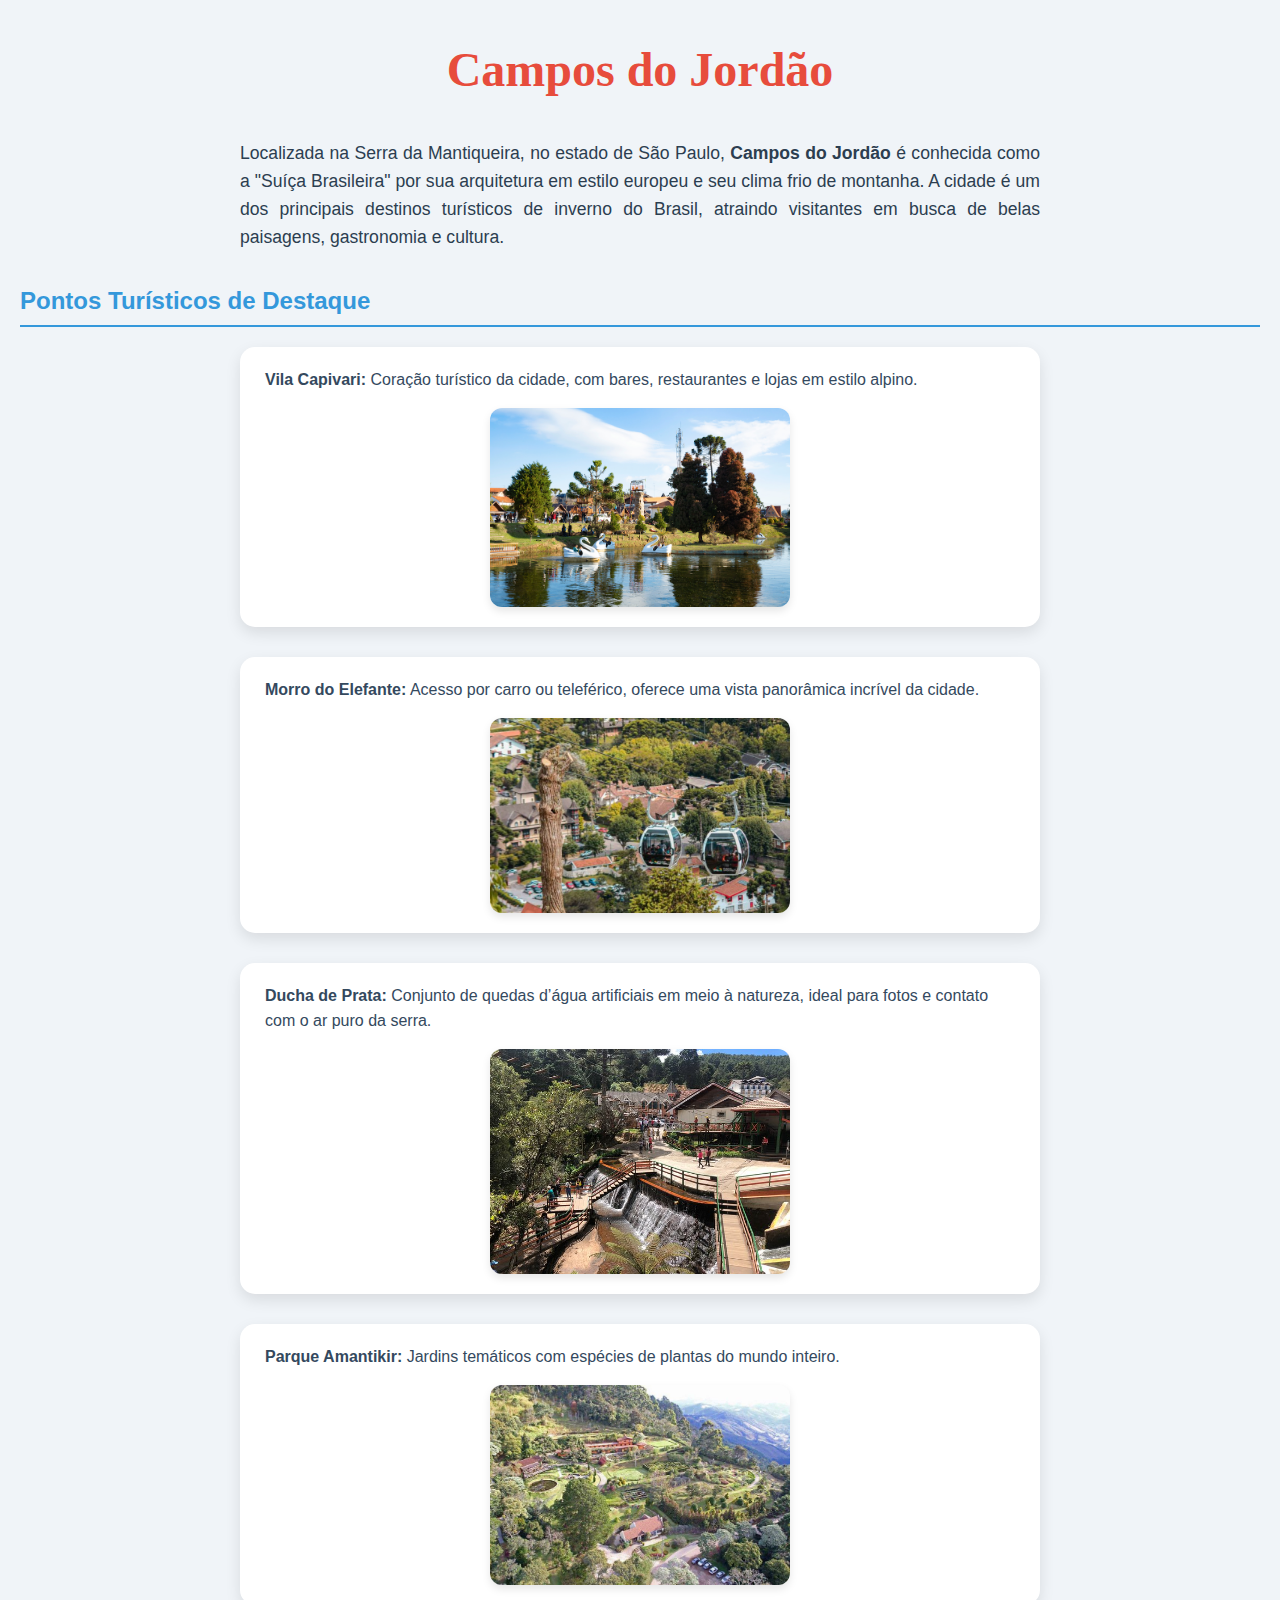
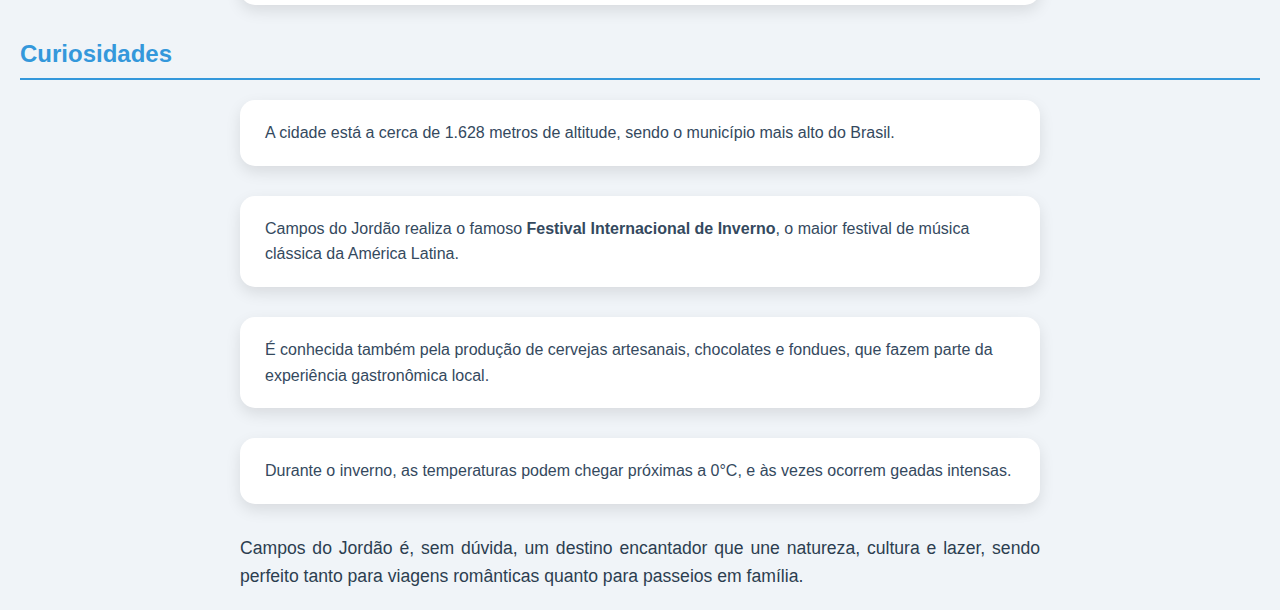
<file: camposJordao.html>
<!DOCTYPE html>

<html lang="pt-br">


<head>
    <meta charset="UTF-8">
    <meta name="viewport" content="width=device-width, initial-scale=1.0">
    <link rel="stylesheet" href="campos.css">
    <title>Campos do Jordão</title>


</head>



<body>

    <h1>Campos do Jordão</h1>

    <p>
        Localizada na Serra da Mantiqueira, no estado de São Paulo,
        <strong>Campos do Jordão</strong> é conhecida como a "Suíça Brasileira" por sua arquitetura em estilo europeu e
        seu clima frio de montanha.
        A cidade é um dos principais destinos turísticos de inverno do Brasil, atraindo visitantes em busca de belas
        paisagens, gastronomia e cultura.
    </p>

    <h2>Pontos Turísticos de Destaque</h2>
    
   <ul>
  <li>
    <strong>Vila Capivari:</strong> Coração turístico da cidade, com bares, restaurantes e lojas em estilo alpino.
    <br>
    <img src="/imageTuristicas/capivari.png" alt="Vila Capivari em Campos do Jordão" width="300">
  </li>

  <li>
    <strong>Morro do Elefante:</strong> Acesso por carro ou teleférico, oferece uma vista panorâmica incrível da cidade.
    <br>
    <img src="/imageTuristicas/morroelefamte.jpg" alt="Vista do Morro do Elefante" width="300">
  </li>

  <li>
    <strong>Ducha de Prata:</strong> Conjunto de quedas d’água artificiais em meio à natureza, ideal para fotos e contato com o ar puro da serra.
    <br>
    <img src="/imageTuristicas/duchaprata.jpg" alt="Ducha de Prata em Campos do Jordão" width="300">
  </li>

  <li>
    <strong>Parque Amantikir:</strong> Jardins temáticos com espécies de plantas do mundo inteiro.
    <br>
    <img src="/imageTuristicas/parqueamantikir.jpg"  alt="Parque Amantikir em Campos do Jordão" width="300">
  </li>
</ul>


    <h2>Curiosidades</h2>

    <ul>
        <li>A cidade está a cerca de 1.628 metros de altitude, sendo o município mais alto do Brasil.</li>
        <li>Campos do Jordão realiza o famoso <strong>Festival Internacional de Inverno</strong>, o maior festival de
            música clássica da América Latina.</li>
        <li>É conhecida também pela produção de cervejas artesanais, chocolates e fondues, que fazem parte da
            experiência gastronômica local.</li>
        <li>Durante o inverno, as temperaturas podem chegar próximas a 0°C, e às vezes ocorrem geadas intensas.</li>
    </ul>

    <p>
        Campos do Jordão é, sem dúvida, um destino encantador que une natureza, cultura e lazer,
        sendo perfeito tanto para viagens românticas quanto para passeios em família.
    </p>

</body>

</html>
</file>
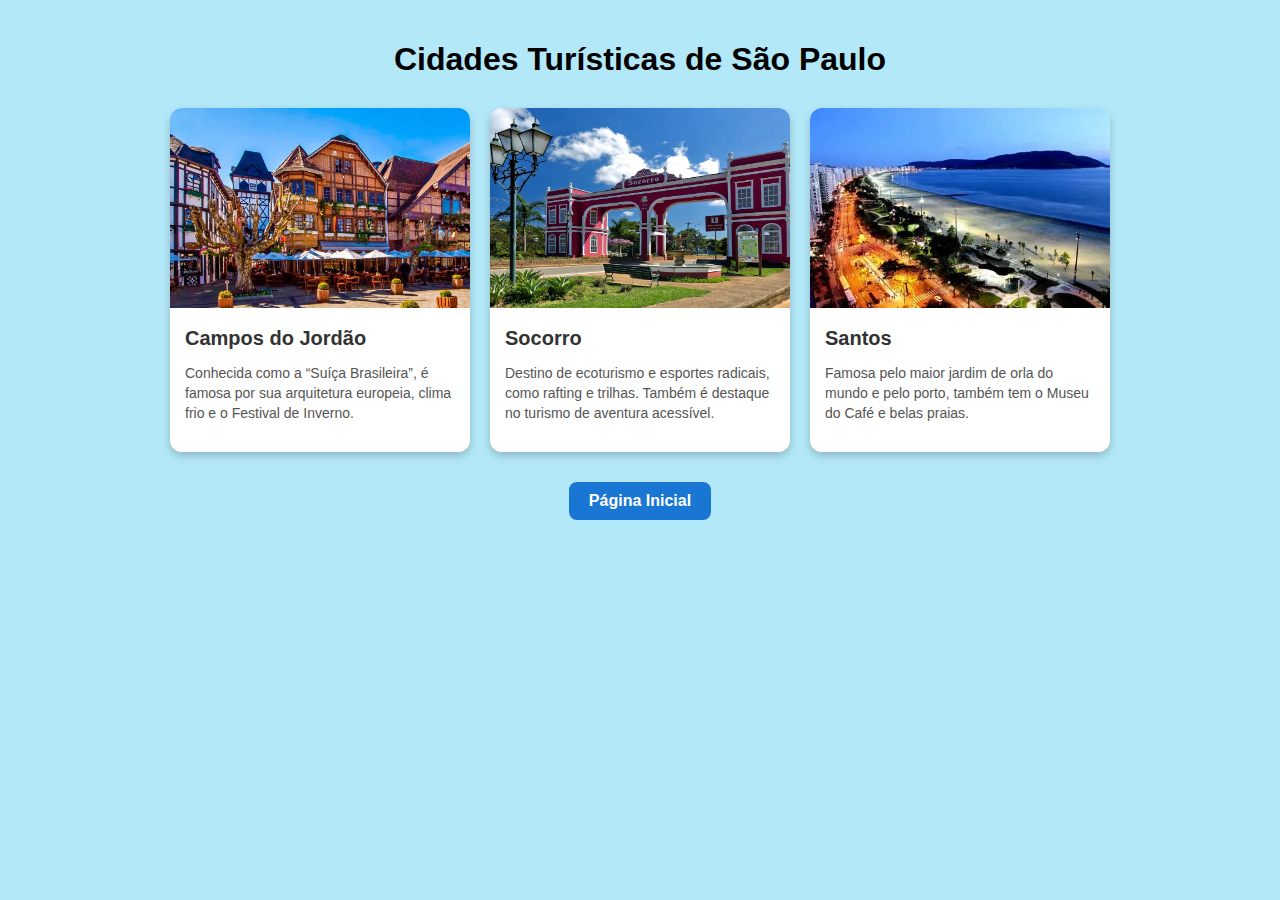
<file: cards.html>
<!DOCTYPE html>
<html lang="pt-br">

<head>

  <meta charset="UTF-8">
  <title>Cidades Turísticas de SP</title>
  <link rel="stylesheet" href="style-cards.css">


</head>

<body>
  <h1>Cidades Turísticas de São Paulo</h1>

  <div class="container">

     <!-- cards campos  -->
    <div class="card">
      <a href="/camposJordao.html">
        <img src="imageTuristicas/imagem-campos.webp" alt="Campos do Jordão"> </a>
      <div class="card-content">
        <h2>Campos do Jordão</h2>
        <p>Conhecida como a “Suíça Brasileira”, é famosa por sua arquitetura europeia, clima frio e o Festival de
          Inverno.</p>
      </div>
    </div>

     <!-- Cards socorro -->

    <div class="card">
      <a href = "socorro.html"> 
        <img src="imageTuristicas/imagem-socorro.webp" alt="Socorro">
      </a>
      <div class="card-content">
        <h2>Socorro</h2>
        <p>Destino de ecoturismo e esportes radicais, como rafting e trilhas. Também é destaque no turismo de aventura
          acessível.</p>
      </div>
    </div>

     <!-- card samtos -->


    <div class="card">
      <a href="santos.html">
        <img src="imageTuristicas/imagem-santos.webp" alt="Santos">
      </a>
      <div class="card-content">
        <h2>Santos</h2>
        <p>Famosa pelo maior jardim de orla do mundo e pelo porto, também tem o Museu do Café e belas praias.</p>
      </div>
    </div>


  </div>

  <!-- Botão voltar para a index -->
  <div style="text-align: center; margin-top: 30px;">
    <a href="index.html" class="btn-voltar">Página Inicial</a>
  </div>

</body>

</html>
</file>
<file: campos.css>
/* Fonte geral e fundo da página */
body {
    font-family: 'Poppins', sans-serif; /* Fonte moderna */
    line-height: 1.6;
    margin: 20px;
    background-color: #f0f4f8;
    color: #333;
}

/* Título principal */
h1 {
    text-align: center;
    color: #e74c3c; /* Vermelho moderno */
    font-family: 'Lobster', cursive; /* Fonte estilizada */
    font-size: 3rem;
    margin-bottom: 30px;
}

/* Subtítulos */
h2 {
    color: #3498db; /* Azul vibrante */
    font-family: 'Roboto', sans-serif;
    margin-top: 30px;
    margin-bottom: 20px;
    border-bottom: 2px solid #3498db;
    padding-bottom: 5px;
}

/* Parágrafos */
p {
    max-width: 800px;
    margin: 0 auto 20px auto;
    text-align: justify;
    padding: 0 10px;
    color: #2c3e50; /* Tom de azul escuro */
    font-size: 1.1rem;
}

/* Listas */
ul {
    max-width: 800px;
    margin: 0 auto 30px auto;
    padding: 0 10px;
    list-style-type: none; /* retira os bullets para modernizar */
}

/* Itens da lista */
li {
    margin-bottom: 30px;
    background-color: #fff;
    padding: 20px 25px;
    border-radius: 15px;
    box-shadow: 0 6px 15px rgba(0,0,0,0.1);
    transition: transform 0.2s, box-shadow 0.2s;
    font-family: 'Open Sans', sans-serif;
    color: #34495e;
}

/* Efeito hover nos itens */
li:hover {
    transform: translateY(-5px);
    box-shadow: 0 10px 20px rgba(0,0,0,0.15);
}

/* Imagens dentro da lista */
li img {
    display: block;
    margin: 15px auto 0 auto; /* centraliza a imagem */
    max-width: 100%;
    height: auto;
    border-radius: 12px;
    box-shadow: 0 4px 8px rgba(0,0,0,0.1);
    transition: transform 0.3s, box-shadow 0.3s;
}

/* Efeito hover nas imagens */
li img:hover {
    transform: scale(1.05);
    box-shadow: 0 8px 16px rgba(0,0,0,0.2);
}

/* Links se houver */
a {
    color: #e67e22;
    text-decoration: none;
    font-weight: bold;
}

a:hover {
    text-decoration: underline;
}
</file>
<file: style-cards.css>
/**------------------------------- Estilização da pagina turistica ------------------------------------*/

 body {
      font-family: Arial, sans-serif;
      background-color: #b3e8f8;
      margin: 0;
      padding: 20px;
    }

    h1 {
      text-align: center;
      margin-bottom: 30px;
    }

    .container {
      display: flex;
      flex-wrap: wrap;
      justify-content: center;
      gap: 20px;
    }

    .card {

      background: white;
      border-radius: 12px;
      box-shadow: 0 4px 8px rgba(0,0,0,0.2);
      width: 300px;
      overflow: hidden;
      transition: transform 0.2s;
    }

    .card:hover {
      transform: scale(1.05);
    }

    .card img {
      width: 100%;
      height: 200px;
      object-fit: cover;
    }

    .card-content {
      padding: 15px;
    }

    .card-content h2 {
      margin: 0 0 10px;
      font-size: 20px;
      color: #333;
    }

    .card-content p {
      color: #555;
      font-size: 14px;
      line-height: 1.4;
    }

    .btn-voltar {
      display: inline-block;
      padding: 10px 20px;
      background-color: #1976D2;
      color: white;
      text-decoration: none;
      border-radius: 8px;
      font-weight: bold;
      transition: background-color 0.3s;
    }
    
    .btn-voltar:hover {
      background-color: #0D47A1;
    }
</file>
